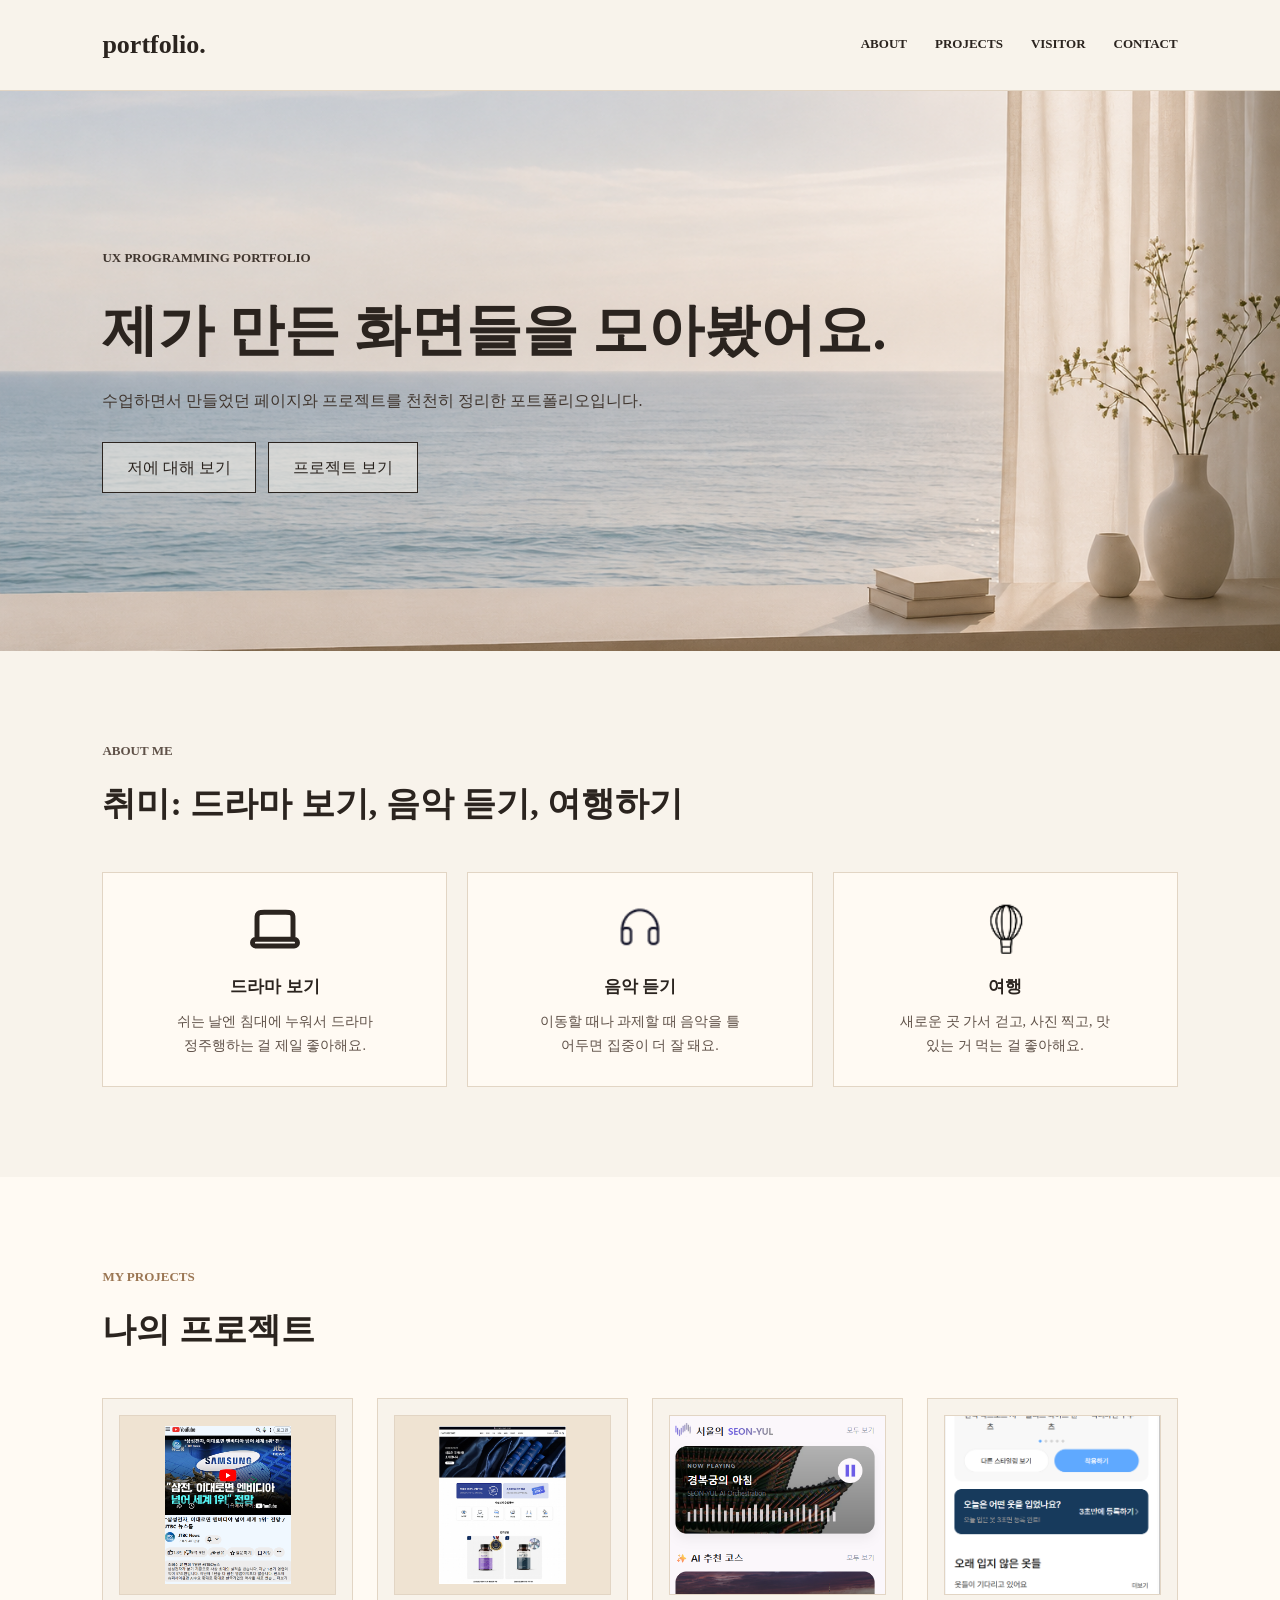
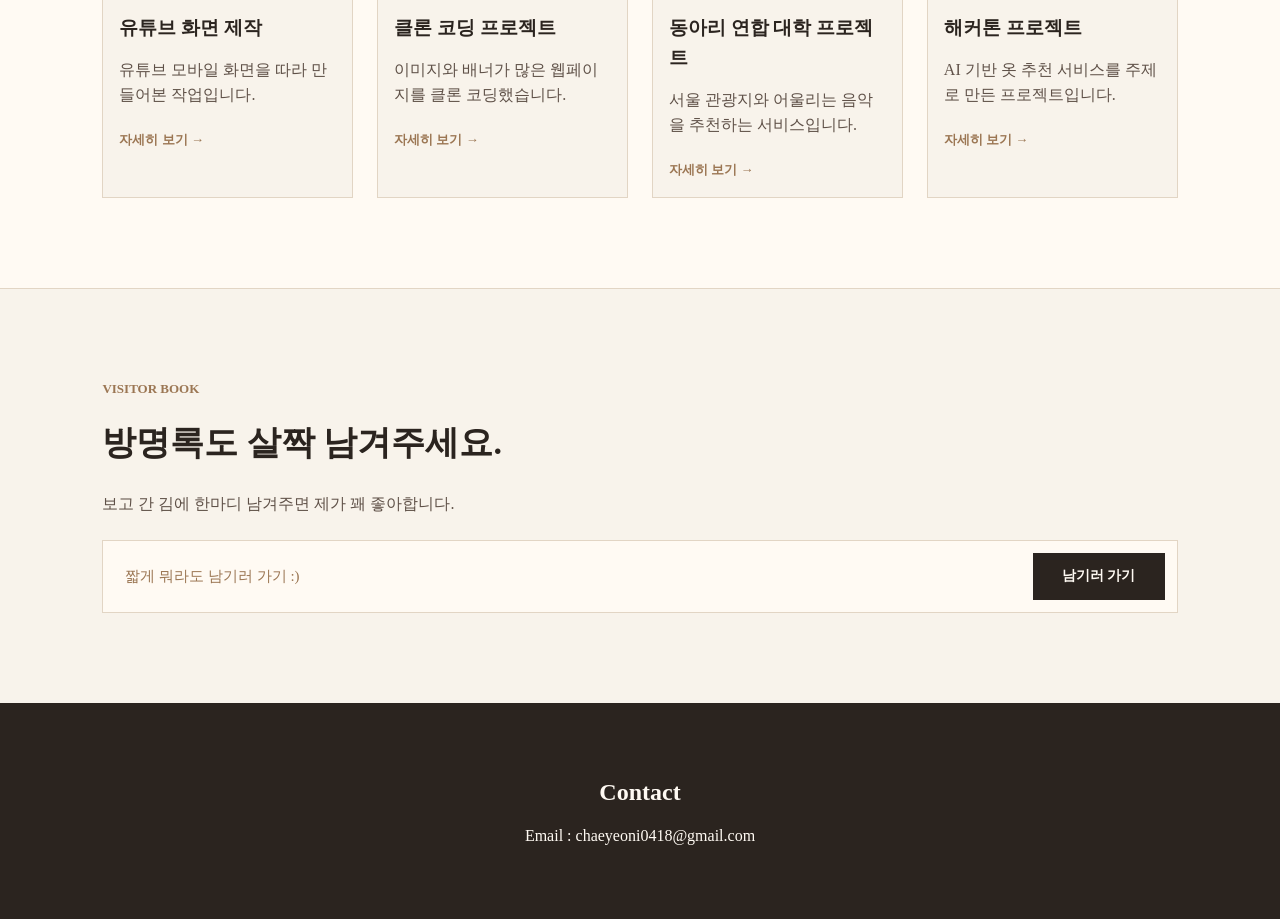
<file: index/index.html>
<!DOCTYPE html>
<html lang="ko">
<head>
  <meta charset="UTF-8">
  <meta name="viewport" content="width=device-width, initial-scale=1.0">
  <title>Portfolio</title>
  <link rel="stylesheet" href="index.css">
  <script src="../components/header.js" defer></script>
</head>

<body>

  <site-header></site-header>

  <section class="main-section">
    <div class="main-text">
      <p class="small-title">UX PROGRAMMING PORTFOLIO</p>
      <h2>제가 만든 화면들을 모아봤어요.</h2>
      <p>수업하면서 만들었던 페이지와 프로젝트를 천천히 정리한 포트폴리오입니다.</p>
      <div class="main-actions">
        <a href="../about/about.html" class="btn">저에 대해 보기</a>
        <a href="#projects" class="btn">프로젝트 보기</a>
      </div>
    </div>

    <div class="main-photo"></div>
  </section>

  <section id="about" class="about">
    <p class="section-label">ABOUT ME</p>
    <h2>취미: 드라마 보기, 음악 듣기, 여행하기</h2>

    <div class="like">
      <div class="like-card">
        <div class="like-icon"><img src="../img/Laptop.svg" alt=""></div>
        <strong>드라마 보기</strong>
        <p>쉬는 날엔 침대에 누워서 드라마 정주행하는 걸 제일 좋아해요.</p>
      </div>

      <div class="like-card">
        <div class="like-icon"><img src="../img/Property 1=music.png" alt=""></div>
        <strong>음악 듣기</strong>
        <p>이동할 때나 과제할 때 음악을 틀어두면 집중이 더 잘 돼요.</p>
      </div>

      <div class="like-card">
        <div class="like-icon"><img src="../img/Property 1=tour.png" alt=""></div>
        <strong>여행</strong>
        <p>새로운 곳 가서 걷고, 사진 찍고, 맛있는 거 먹는 걸 좋아해요.</p>
      </div>
    </div>
  </section>

  <section id="projects" class="projects">
    <p class="section-label">MY PROJECTS</p>
    <h2>나의 프로젝트</h2>

    <div class="project-grid">

      <a class="project-card" href="../project1/project1.html">
        <div class="project-img"><img src="../img/pj1.png" alt="유튜브 화면 제작"></div>
        <h3>유튜브 화면 제작</h3>
        <p>유튜브 모바일 화면을 따라 만들어본 작업입니다.</p>
        <span>자세히 보기 →</span>
      </a>

      <a class="project-card" href="../project2/project2.html">
        <div class="project-img"><img src="../img/pj2.png" alt="클론 코딩 프로젝트"></div>
        <h3>클론 코딩 프로젝트</h3>
        <p>이미지와 배너가 많은 웹페이지를 클론 코딩했습니다.</p>
        <span>자세히 보기 →</span>
      </a>

      <a class="project-card" href="../project3/project3.html">
        <div class="project-img"><img src="../img/pj3.png" alt="동아리 연합 대학 프로젝트"></div>
        <h3>동아리 연합 대학 프로젝트</h3>
        <p>서울 관광지와 어울리는 음악을 추천하는 서비스입니다.</p>
        <span>자세히 보기 →</span>
      </a>

      <a class="project-card" href="../project4/project4.html">
        <div class="project-img"><img src="../img/pj4.png" alt="해커톤 프로젝트"></div>
        <h3>해커톤 프로젝트</h3>
        <p>AI 기반 옷 추천 서비스를 주제로 만든 프로젝트입니다.</p>
        <span>자세히 보기 →</span>
      </a>

    </div>
  </section>

  <section id="visitor" class="visitor-preview">
    <div>
      <p class="section-label">VISITOR BOOK</p>
      <h2>방명록도 살짝 남겨주세요.</h2>
      <p>보고 간 김에 한마디 남겨주면 제가 꽤 좋아합니다.</p>
      <a href="../visitor/visitor.html" class="visitor-search">
        <span>짧게 뭐라도 남기러 가기 :)</span>
        <strong>남기러 가기</strong>
      </a>
    </div>
  </section>

  <footer id="contact">
    <h2>Contact</h2>
    <p>Email : chaeyeoni0418@gmail.com</p>
  </footer>

</body>
</html>
</file>
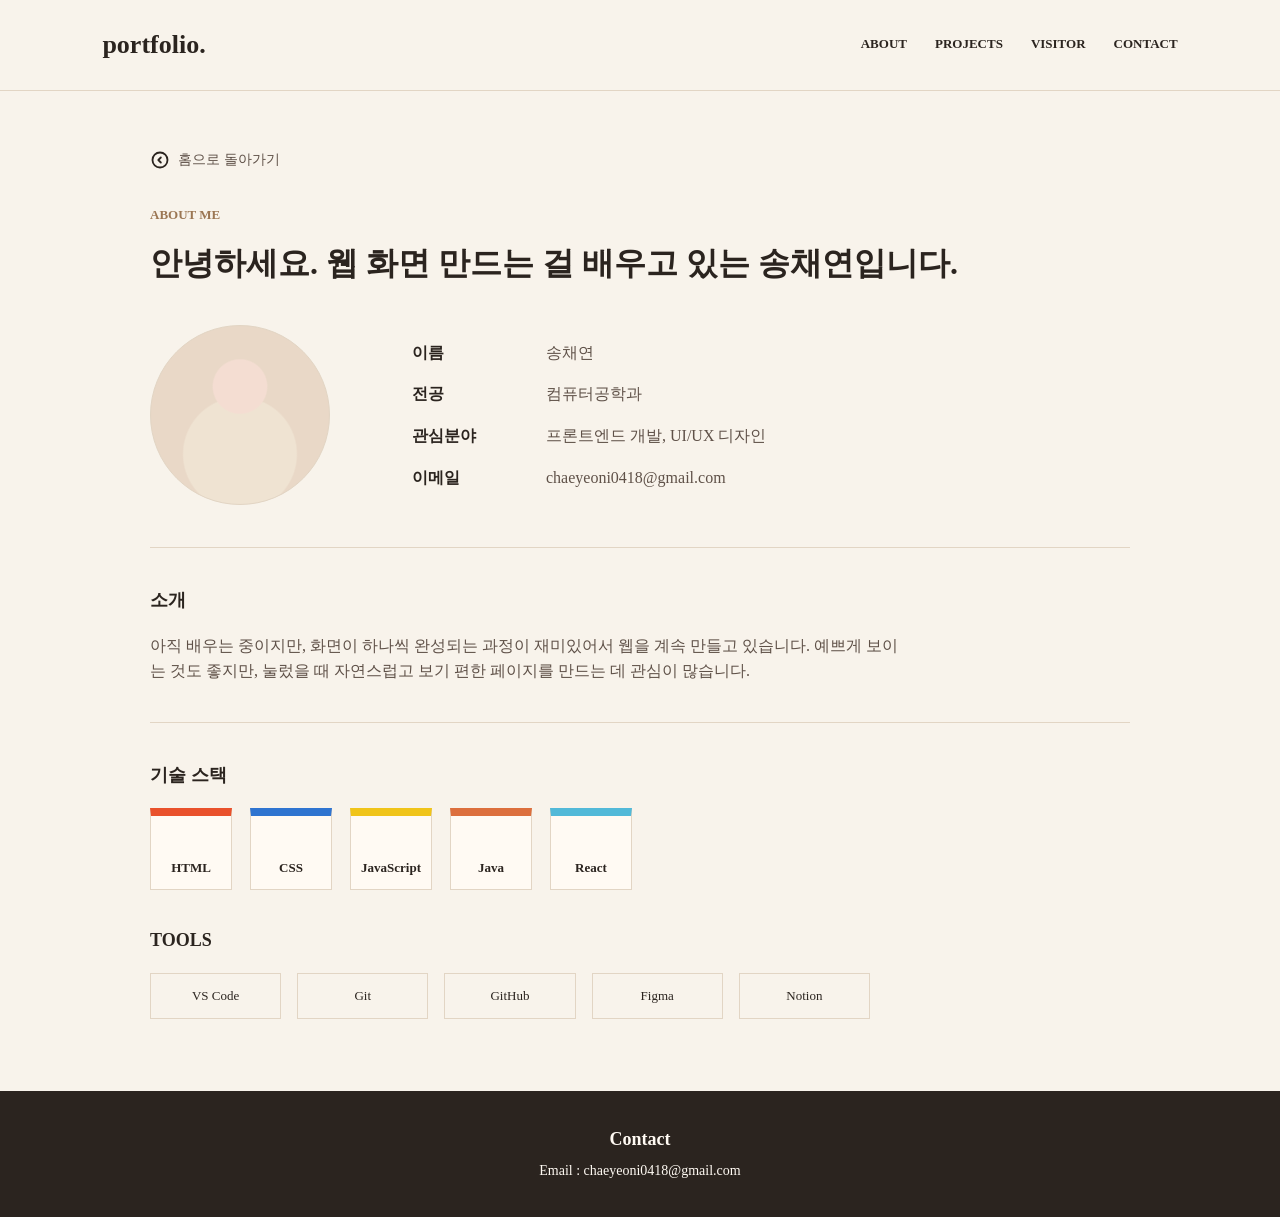
<file: about/about.html>
<!DOCTYPE html>
<html lang="ko">
<head>
  <meta charset="UTF-8">
  <meta name="viewport" content="width=device-width, initial-scale=1.0">
  <title>About Me</title>
  <link rel="stylesheet" href="about.css">
  <script src="../components/header.js" defer></script>
</head>
<body>
  <site-header></site-header>

  <main class="about-page">
    <a href="../index/index.html" class="back-home">
      <img src="../img/Caret_Circle_Left.svg" alt="">
      <span>홈으로 돌아가기</span>
    </a>

    <p class="section-label">ABOUT ME</p>
    <h2>안녕하세요. 웹 화면 만드는 걸 배우고 있는 송채연입니다.</h2>

    <section class="profile-section">
      <div class="profile-photo" aria-label="프로필 이미지"></div>

      <dl class="profile-info">
        <div>
          <dt>이름</dt>
          <dd>송채연</dd>
        </div>
        <div>
          <dt>전공</dt>
          <dd>컴퓨터공학과</dd>
        </div>
        <div>
          <dt>관심분야</dt>
          <dd>프론트엔드 개발, UI/UX 디자인</dd>
        </div>
        <div>
          <dt>이메일</dt>
          <dd>chaeyeoni0418@gmail.com</dd>
        </div>
      </dl>
    </section>

    <section class="intro-section">
      <h3>소개</h3>
      <p>
        아직 배우는 중이지만, 화면이 하나씩 완성되는 과정이 재미있어서 웹을 계속 만들고 있습니다.
        예쁘게 보이는 것도 좋지만, 눌렀을 때 자연스럽고 보기 편한 페이지를 만드는 데 관심이 많습니다.
      </p>
    </section>

    <section class="skill-layout">
      <div class="skill-main">
        <h3>기술 스택</h3>
        <div class="skill-grid">
          <div class="skill-item html">HTML</div>
          <div class="skill-item css">CSS</div>
          <div class="skill-item js">JavaScript</div>
          <div class="skill-item java">Java</div>
          <div class="skill-item react">React</div>
        </div>

        <h3>TOOLS</h3>
        <div class="tool-grid tools-inline">
          <span>VS Code</span>
          <span>Git</span>
          <span>GitHub</span>
          <span>Figma</span>
          <span>Notion</span>
        </div>
      </div>
    </section>
  </main>

  <footer id="contact">
    <h2>Contact</h2>
    <p>Email : chaeyeoni0418@gmail.com</p>
  </footer>
</body>
</html>
</file>
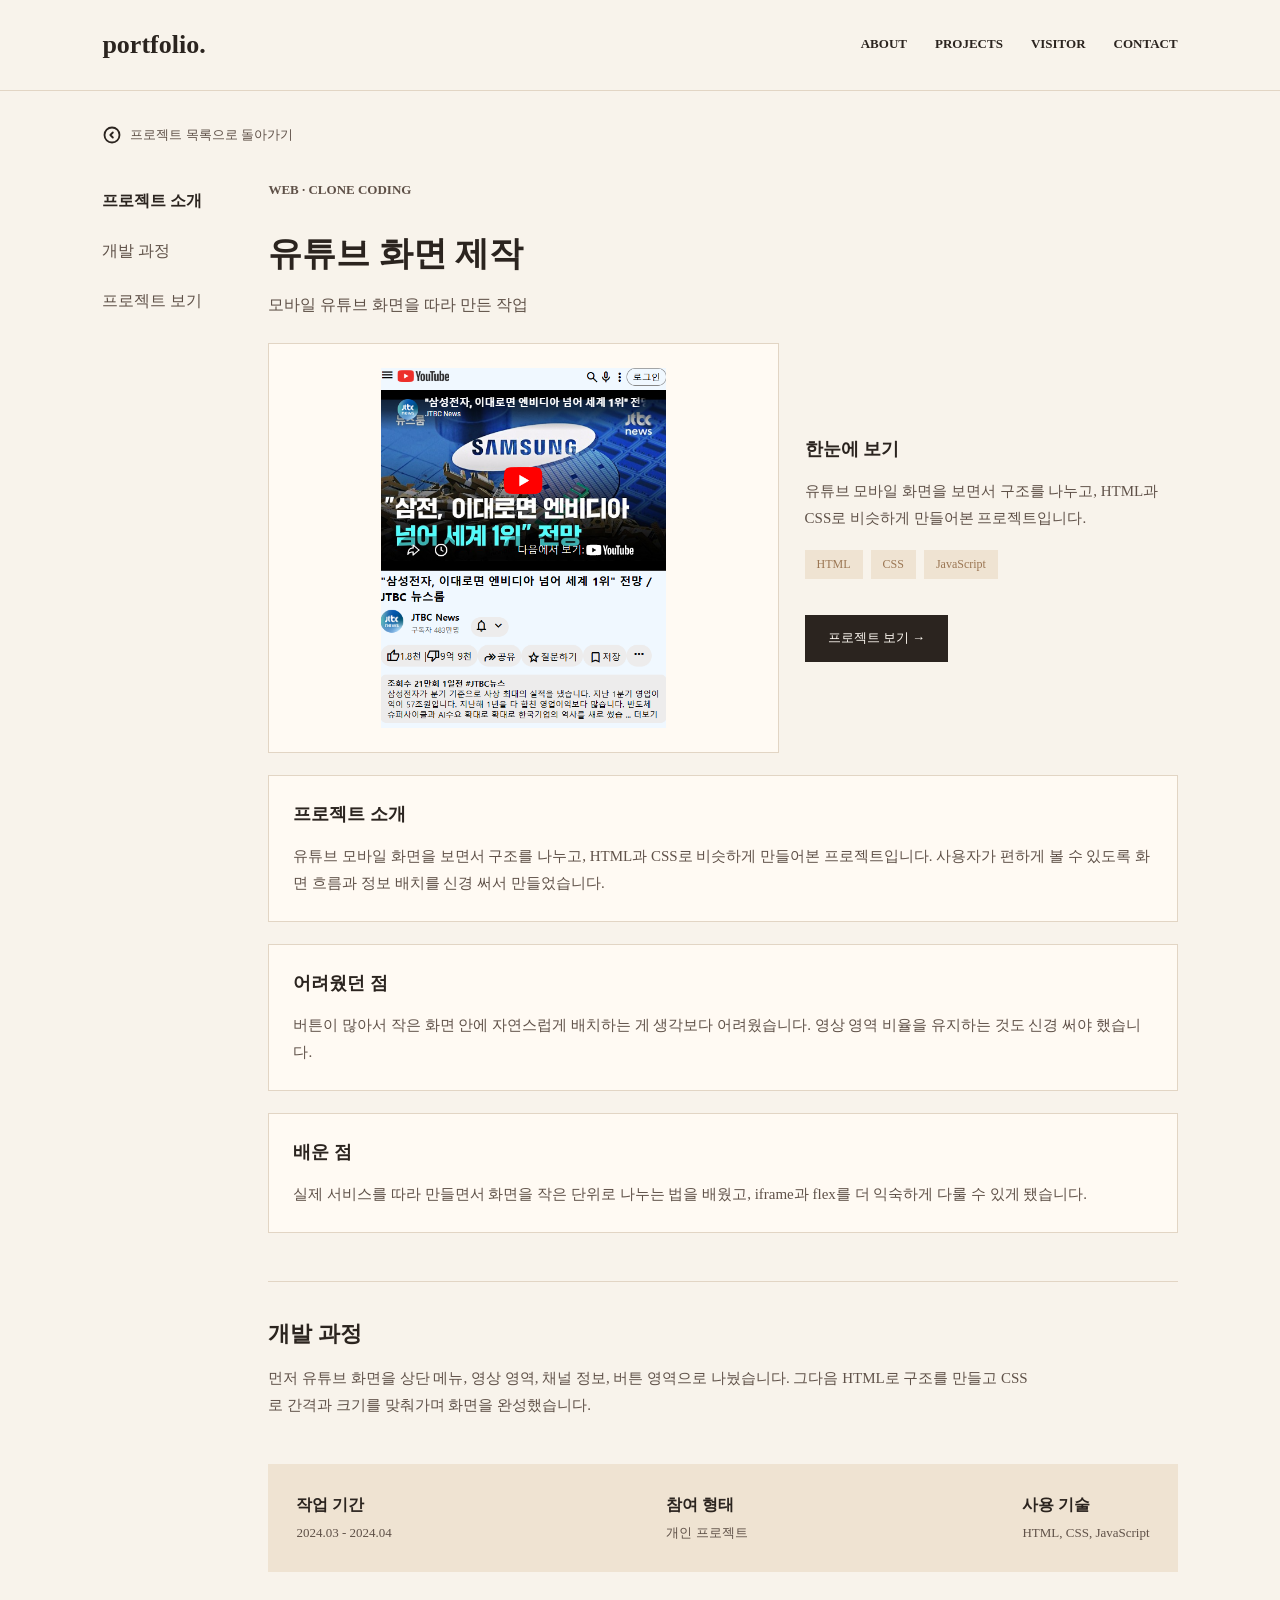
<file: project1/project1.html>
<!DOCTYPE html>
<html lang="ko">
  <head>
    <meta charset="UTF-8" />
    <title>Youtube Project</title>
    <link rel="stylesheet" href="../components/project-detail.css" />
    <script src="../components/header.js" defer></script>
    <script src="../components/project-detail.js" defer></script>
  </head>

  <body>
    <site-header></site-header>

    <project-detail
      variant="design"
      image="../img/pj1.png"
      image-alt="유튜브 프로젝트 이미지"
      image-layout="landscape-contain"
      label="WEB · CLONE CODING"
      title="유튜브 화면 제작"
      subtitle="모바일 유튜브 화면을 따라 만든 작업"
      summary="유튜브 모바일 화면을 보면서 구조를 나누고, HTML과 CSS로 비슷하게 만들어본 프로젝트입니다."
      process="먼저 유튜브 화면을 상단 메뉴, 영상 영역, 채널 정보, 버튼 영역으로 나눴습니다. 그다음 HTML로 구조를 만들고 CSS로 간격과 크기를 맞춰가며 화면을 완성했습니다."
      problem="버튼이 많아서 작은 화면 안에 자연스럽게 배치하는 게 생각보다 어려웠습니다. 영상 영역 비율을 유지하는 것도 신경 써야 했습니다."
      lesson="실제 서비스를 따라 만들면서 화면을 작은 단위로 나누는 법을 배웠고, iframe과 flex를 더 익숙하게 다룰 수 있게 됐습니다."
      tags="HTML,CSS,JavaScript"
      link="../youtube/youtube.html"
    ></project-detail>
  </body>
</html>
</file>
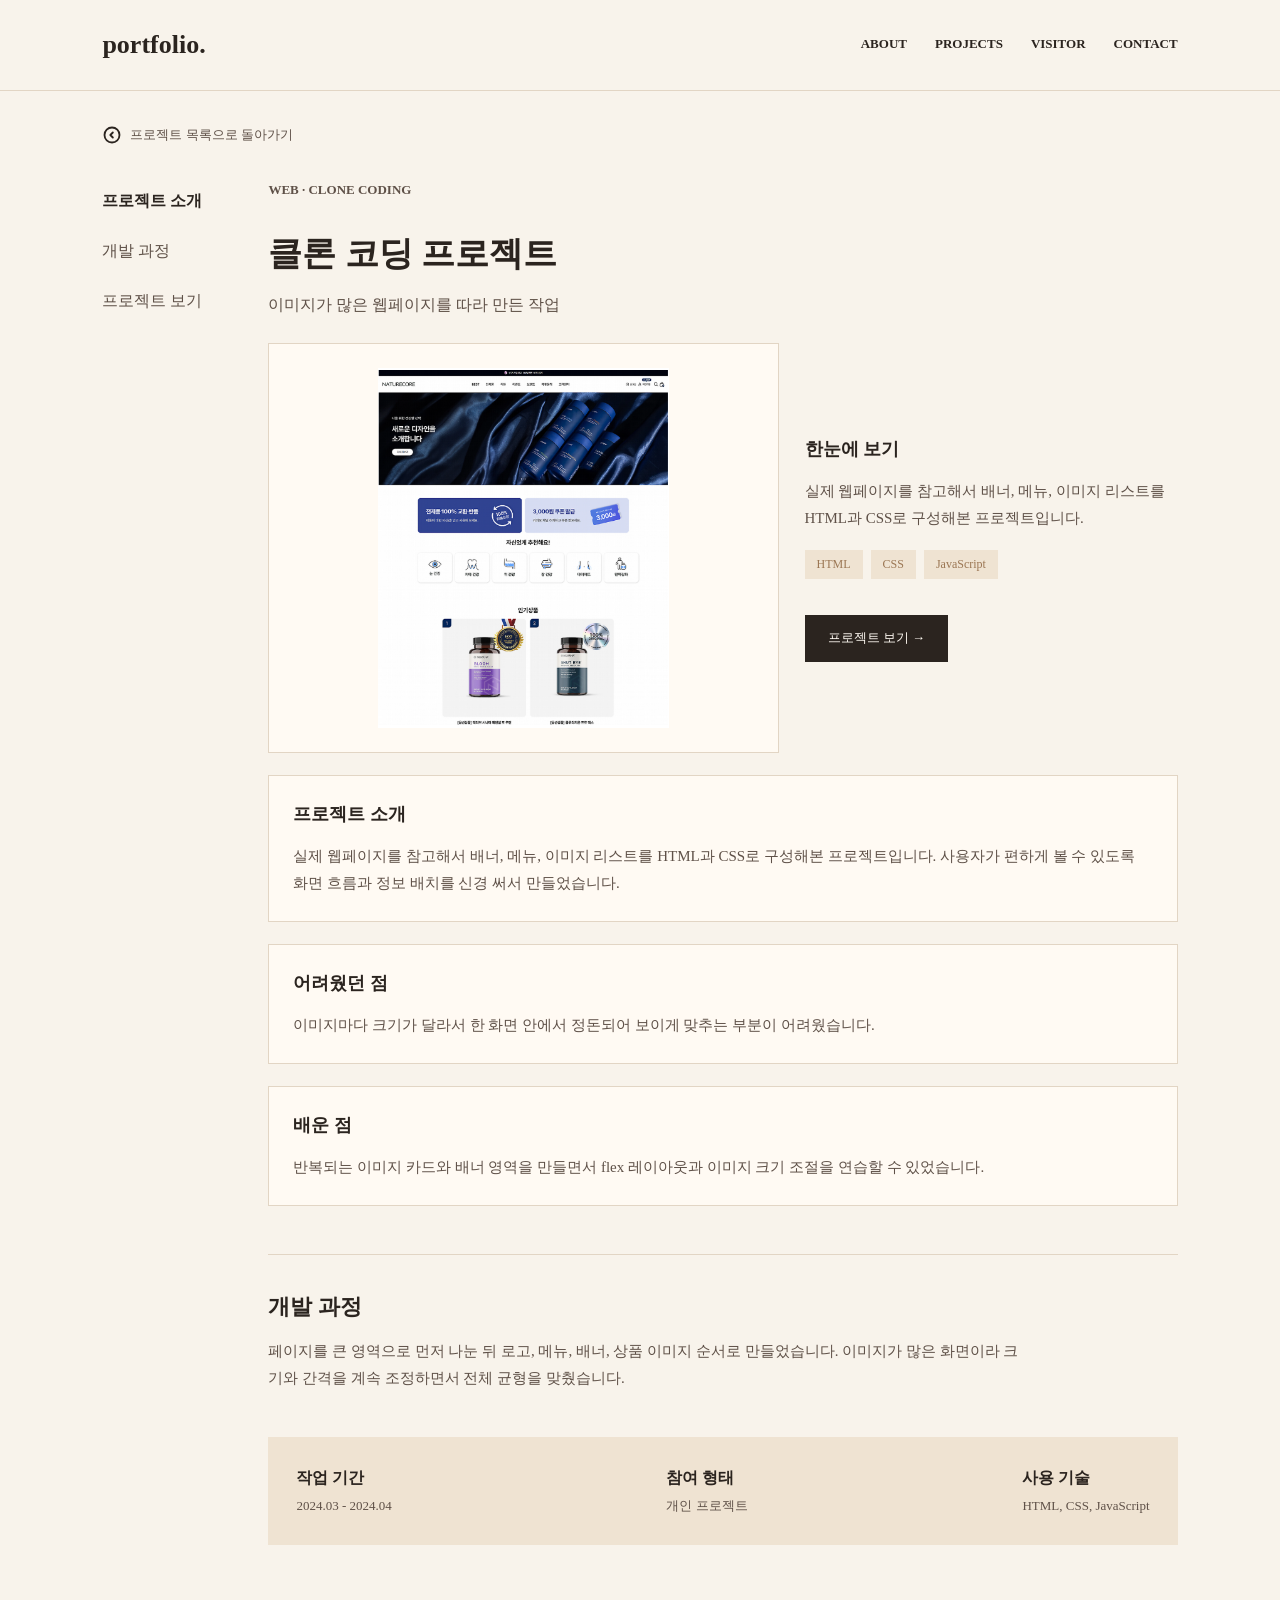
<file: project2/project2.html>
<!DOCTYPE html>
<html lang="ko">
  <head>
    <meta charset="UTF-8" />
    <title>Clone Project</title>
    <link rel="stylesheet" href="../components/project-detail.css" />
    <script src="../components/header.js" defer></script>
    <script src="../components/project-detail.js" defer></script>
  </head>

  <body>
    <site-header></site-header>

    <project-detail
      variant="design"
      image="../img/pj2.png"
      image-alt="클론 코딩 프로젝트 이미지"
      image-layout="landscape-contain"
      label="WEB · CLONE CODING"
      title="클론 코딩 프로젝트"
      subtitle="이미지가 많은 웹페이지를 따라 만든 작업"
      summary="실제 웹페이지를 참고해서 배너, 메뉴, 이미지 리스트를 HTML과 CSS로 구성해본 프로젝트입니다."
      process="페이지를 큰 영역으로 먼저 나눈 뒤 로고, 메뉴, 배너, 상품 이미지 순서로 만들었습니다. 이미지가 많은 화면이라 크기와 간격을 계속 조정하면서 전체 균형을 맞췄습니다."
      problem="이미지마다 크기가 달라서 한 화면 안에서 정돈되어 보이게 맞추는 부분이 어려웠습니다."
      lesson="반복되는 이미지 카드와 배너 영역을 만들면서 flex 레이아웃과 이미지 크기 조절을 연습할 수 있었습니다."
      tags="HTML,CSS,JavaScript"
      link="../clone/clone.html"
    ></project-detail>
  </body>
</html>
</file>
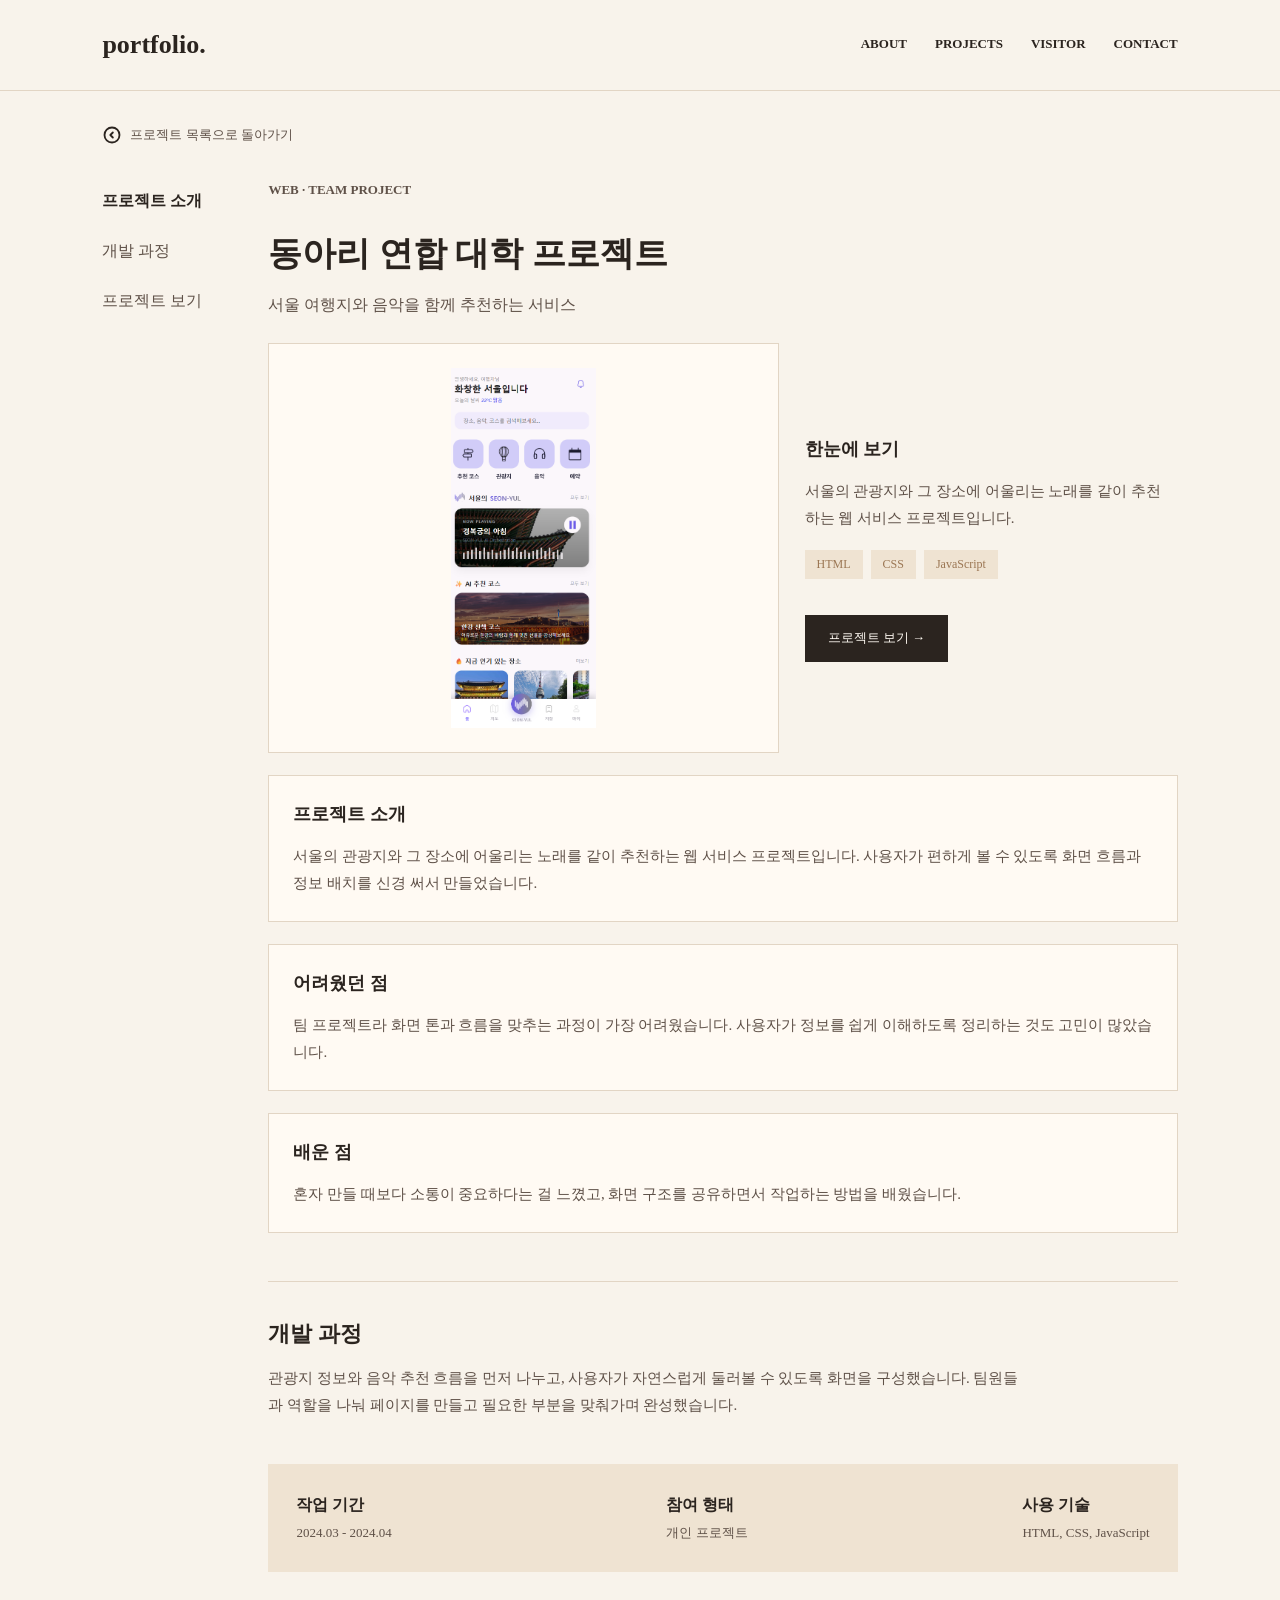
<file: project3/project3.html>
<!DOCTYPE html>
<html lang="ko">
  <head>
    <meta charset="UTF-8" />
    <title>Seoulody Project</title>
    <link rel="stylesheet" href="../components/project-detail.css" />
    <script src="../components/header.js" defer></script>
    <script src="../components/project-detail.js" defer></script>
  </head>

  <body>
    <site-header></site-header>

    <project-detail
      variant="design"
      image="../img/pj3.png"
      image-alt="동아리 연합 대학 프로젝트 이미지"
      image-layout="portrait-contain"
      label="WEB · TEAM PROJECT"
      title="동아리 연합 대학 프로젝트"
      subtitle="서울 여행지와 음악을 함께 추천하는 서비스"
      summary="서울의 관광지와 그 장소에 어울리는 노래를 같이 추천하는 웹 서비스 프로젝트입니다."
      process="관광지 정보와 음악 추천 흐름을 먼저 나누고, 사용자가 자연스럽게 둘러볼 수 있도록 화면을 구성했습니다. 팀원들과 역할을 나눠 페이지를 만들고 필요한 부분을 맞춰가며 완성했습니다."
      problem="팀 프로젝트라 화면 톤과 흐름을 맞추는 과정이 가장 어려웠습니다. 사용자가 정보를 쉽게 이해하도록 정리하는 것도 고민이 많았습니다."
      lesson="혼자 만들 때보다 소통이 중요하다는 걸 느꼈고, 화면 구조를 공유하면서 작업하는 방법을 배웠습니다."
      tags="HTML,CSS,JavaScript"
      link="https://seoulody.onrender.com"
    ></project-detail>
  </body>
</html>
</file>
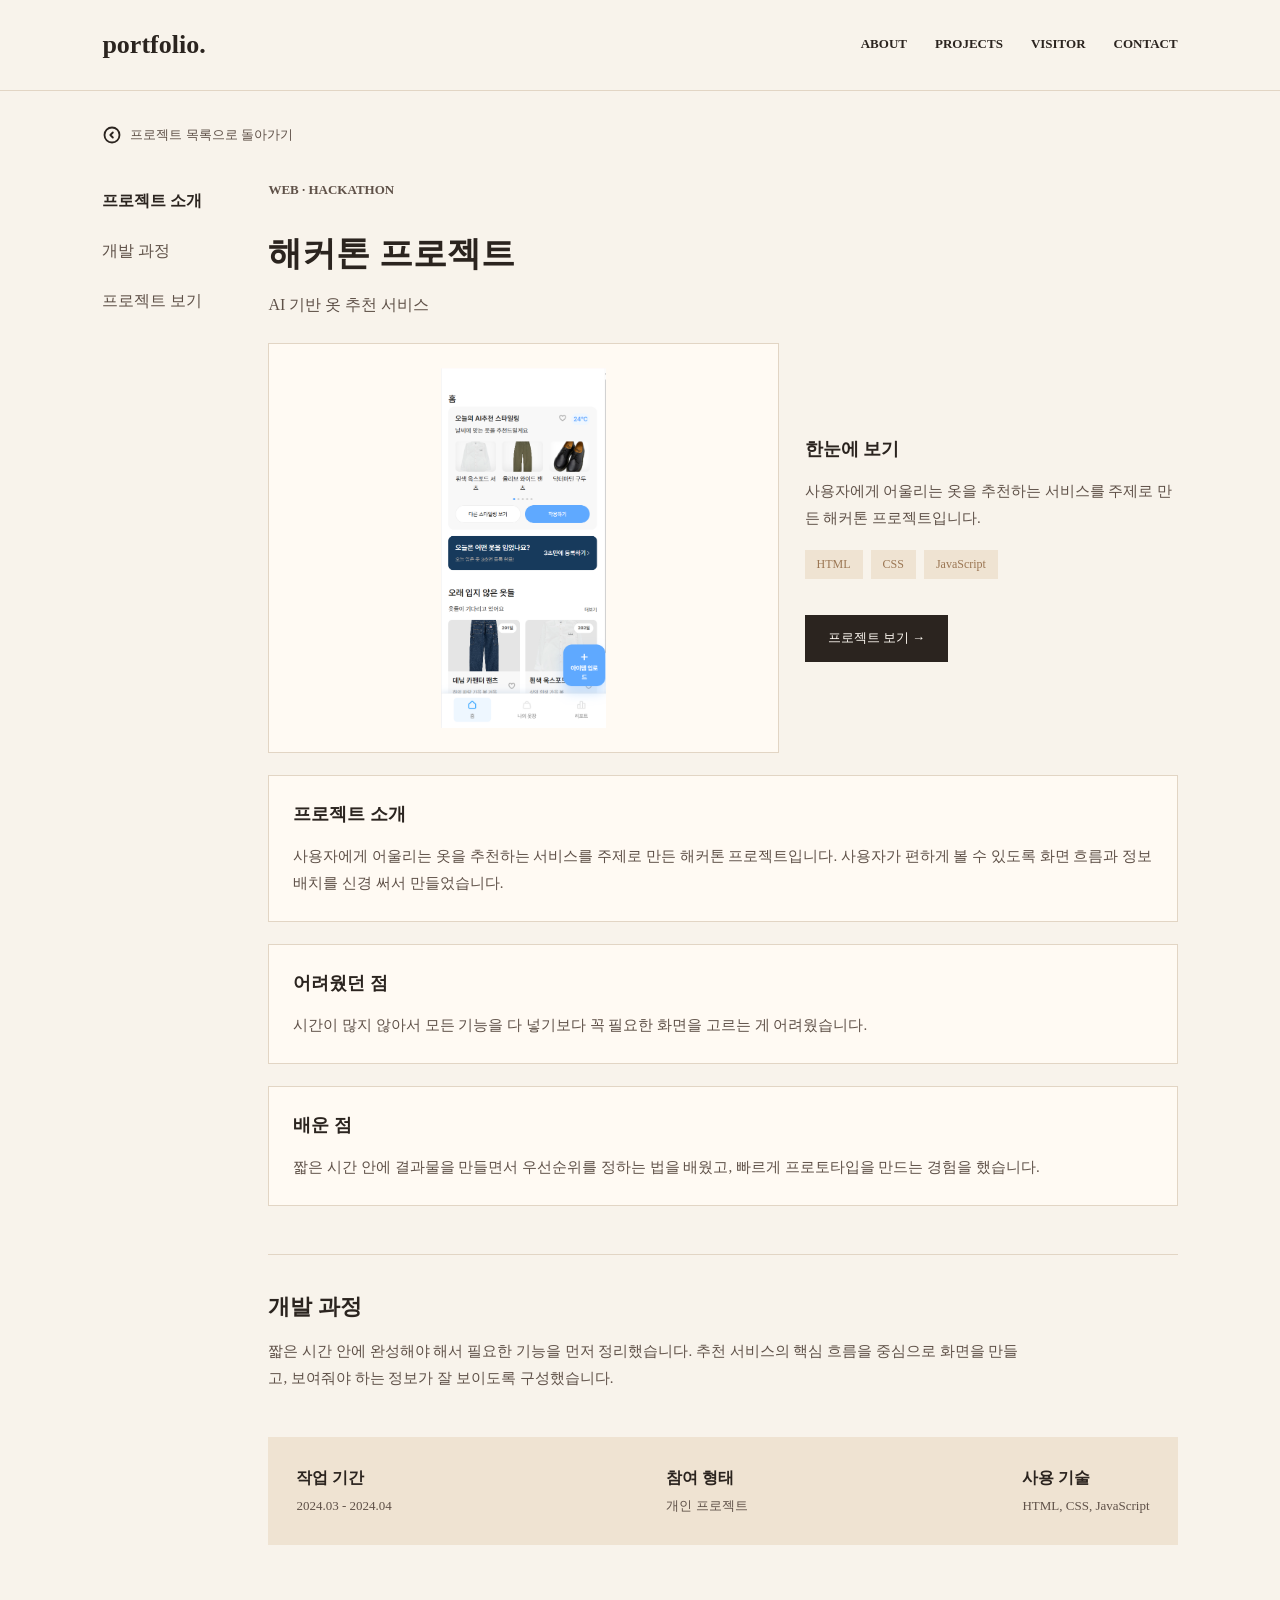
<file: project4/project4.html>
<!DOCTYPE html>
<html lang="ko">
  <head>
    <meta charset="UTF-8" />
    <title>Hackathon Project</title>
    <link rel="stylesheet" href="../components/project-detail.css" />
    <script src="../components/header.js" defer></script>
    <script src="../components/project-detail.js" defer></script>
  </head>

  <body>
    <site-header></site-header>

    <project-detail
      variant="design"
      image="../img/pj4.png"
      image-alt="해커톤 프로젝트 이미지"
      image-layout="portrait-contain"
      label="WEB · HACKATHON"
      title="해커톤 프로젝트"
      subtitle="AI 기반 옷 추천 서비스"
      summary="사용자에게 어울리는 옷을 추천하는 서비스를 주제로 만든 해커톤 프로젝트입니다."
      process="짧은 시간 안에 완성해야 해서 필요한 기능을 먼저 정리했습니다. 추천 서비스의 핵심 흐름을 중심으로 화면을 만들고, 보여줘야 하는 정보가 잘 보이도록 구성했습니다."
      problem="시간이 많지 않아서 모든 기능을 다 넣기보다 꼭 필요한 화면을 고르는 게 어려웠습니다."
      lesson="짧은 시간 안에 결과물을 만들면서 우선순위를 정하는 법을 배웠고, 빠르게 프로토타입을 만드는 경험을 했습니다."
      tags="HTML,CSS,JavaScript"
      link="https://reclo-rho.vercel.app/"
    ></project-detail>
  </body>
</html>
</file>
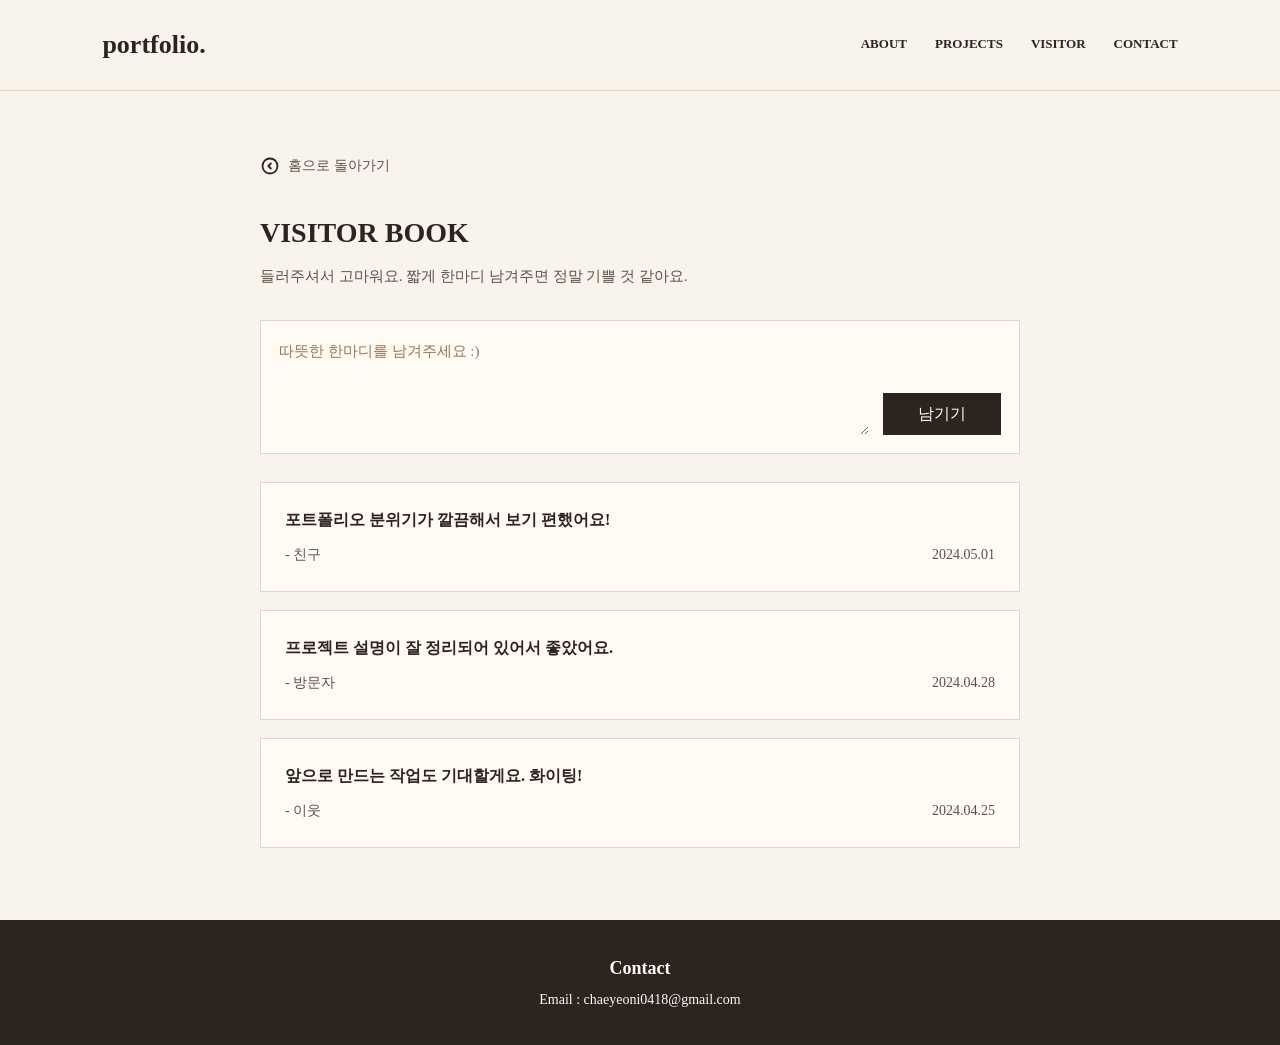
<file: visitor/visitor.html>
<!DOCTYPE html>
<html lang="ko">
<head>
  <meta charset="UTF-8">
  <meta name="viewport" content="width=device-width, initial-scale=1.0">
  <title>Visitor Book</title>
  <link rel="stylesheet" href="visitor.css">
  <script src="../components/header.js" defer></script>
</head>
<body>
  <site-header></site-header>

  <main class="visitor-page">
    <a href="../index/index.html" class="back-home">
      <img src="../img/Caret_Circle_Left.svg" alt="">
      <span>홈으로 돌아가기</span>
    </a>

    <section class="visitor-intro">
      <h2>VISITOR BOOK</h2>
      <p>들러주셔서 고마워요. 짧게 한마디 남겨주면 정말 기쁠 것 같아요.</p>
    </section>

    <section class="guest-form">
      <textarea placeholder="따뜻한 한마디를 남겨주세요 :)"></textarea>
      <button type="button">남기기</button>
    </section>

    <section class="guest-list" aria-label="방명록 목록">
      <article class="guest-card">
        <div>
          <strong>포트폴리오 분위기가 깔끔해서 보기 편했어요!</strong>
          <p>- 친구</p>
        </div>
        <time datetime="2024-05-01">2024.05.01</time>
      </article>

      <article class="guest-card">
        <div>
          <strong>프로젝트 설명이 잘 정리되어 있어서 좋았어요.</strong>
          <p>- 방문자</p>
        </div>
        <time datetime="2024-04-28">2024.04.28</time>
      </article>

      <article class="guest-card">
        <div>
          <strong>앞으로 만드는 작업도 기대할게요. 화이팅!</strong>
          <p>- 이웃</p>
        </div>
        <time datetime="2024-04-25">2024.04.25</time>
      </article>
    </section>
  </main>

  <footer id="contact">
    <h2>Contact</h2>
    <p>Email : chaeyeoni0418@gmail.com</p>
  </footer>
</body>
</html>
</file>
<file: index/index.css>
* {
  margin: 0;
  padding: 0;
  box-sizing: border-box;
}

body {
  background-color: #f8f3eb;
  color: #2b241f;
  line-height: 1.6;
}

a {
  text-decoration: none;
  color: inherit;
}

/*================ main section ===================*/
.main-section {
  padding: 90px 8%;
  min-height: 560px;
  position: relative;
  overflow: hidden;
  background-image: url("../img/background.png");
  background-size: cover;
  background-position: center 88%;
  display: flex;
  justify-content: space-between;
  align-items: center;
  gap: 50px;
}

.main-text {
  flex: 1;
  position: relative;
  z-index: 1;
}

.small-title,
.section-label {
  font-size: 13px;
  font-weight: bold;
  color: #9b7653;
  margin-bottom: 16px;
}

.main-section h2 {
  font-size: 56px;
  line-height: 1.2;
  margin-bottom: 24px;
}

.main-section p {
  margin-bottom: 28px;
  color: #3f352e;
}

.btn {
  display: inline-block;
  padding: 12px 24px;
  border: 1px solid #2b241f;
  background-color: rgba(248, 243, 235, 0.5);
}

.main-actions {
  display: flex;
  gap: 12px;
  flex-wrap: wrap;
}

.main-photo {
  display: none;
}

/*================ section ===================*/
.about,
.projects,
.visitor-preview {
  padding: 90px 8%;
}

.about h2,
.projects h2,
.visitor-preview h2 {
  font-size: 34px;
  margin-bottom: 20px;
}

.about > p {
  max-width: 650px;
  color: #5f5148;
}

/* =========like========== */
.like {
  margin-top: 40px;
  display: flex;
  gap: 20px;
}

.like-card {
  flex: 1;
  min-height: 210px;
  padding: 28px 22px;
  background-color: #fffaf3;
  border: 1px solid #e2d5c4;
  text-align: center;
  display: flex;
  flex-direction: column;
  align-items: center;
  justify-content: center;
  transition: transform 0.2s ease, box-shadow 0.2s ease;
}

.like-card:hover {
  transform: translateY(-4px);
  box-shadow: 0 10px 24px rgba(43, 36, 31, 0.08);
}

.like-icon {
  width: 54px;
  height: 54px;
  margin-bottom: 18px;
  display: flex;
  align-items: center;
  justify-content: center;
  color: #2b241f;
  font-size: 38px;
  line-height: 1;
}

.like-icon img {
  width: 100%;
  height: 100%;
  object-fit: contain;
}

.like-card strong {
  display: block;
  margin-bottom: 10px;
  font-size: 17px;
}

.like-card p {
  max-width: 210px;
  color: #5f5148;
  font-size: 14px;
  line-height: 1.7;
}

/* ==============projects============ */
.projects {
  background-color: #fffaf3;
}

.project-grid {
  margin-top: 40px;
  display: flex;
  gap: 24px;
}

.project-card {
  flex: 1;
  padding: 16px;
  background-color: #f8f3eb;
  border: 1px solid #e2d5c4;
}

.project-img {
  height: 180px;
  margin-bottom: 18px;
  background-color: #efe3d2;
  border: 1px solid #e2d5c4;
  display: flex;
  align-items: center;
  justify-content: center;
  color: #9b7653;
}

.project-img img {
  width: 100%;
  height: 100%;
  object-fit: contain;
  padding: 10px;
}

.project-card:nth-child(3) .project-img img,
.project-card:nth-child(4) .project-img img {
  object-fit: cover;
  padding: 0;
}

.project-card h3 {
  margin-bottom: 14px;
}

.project-card p {
  color: #5f5148;
  margin-bottom: 18px;
}

.project-card span {
  font-size: 13px;
  font-weight: bold;
  color: #9b7653;
}

/* ============== visitor preview ============ */
.visitor-preview {
  background-color: #f8f3eb;
  border-top: 1px solid #e2d5c4;
}

.visitor-preview p:not(.section-label) {
  max-width: 520px;
  margin-bottom: 24px;
  color: #5f5148;
}

.visitor-search {
  width: min(1100px, 100%);
  min-height: 64px;
  padding: 12px 12px 12px 22px;
  display: flex;
  align-items: center;
  justify-content: space-between;
  gap: 16px;
  background-color: #fffaf3;
  border: 1px solid #e2d5c4;
}

.visitor-search span {
  color: #9b7653;
  font-size: 15px;
}

.visitor-search strong {
  min-width: 132px;
  padding: 12px 18px;
  text-align: center;
  background-color: #2b241f;
  color: #fffaf3;
  font-size: 14px;
}

/* ===============footer========= */
footer {
  padding: 70px;
  text-align: center;
  background-color: #2b241f;
  color: #fffaf3;
}

footer h2 {
  margin-bottom: 12px;
}

/* =============mobile =============*/
@media (max-width: 700px) {
  header,
  .main-section,
  .like,
  .project-grid {
    flex-direction: column;
  }

  .main-section h2 {
    font-size: 40px;
  }

  .main-photo {
    width: 100%;
  }
}
</file>
<file: about/about.css>
* {
  margin: 0;
  padding: 0;
  box-sizing: border-box;
}

body {
  background-color: #f8f3eb;
  color: #2b241f;
  line-height: 1.6;
}

.about-page {
  width: min(980px, 88%);
  margin: 0 auto;
  padding: 58px 0 72px;
}

.back-home {
  display: inline-flex;
  align-items: center;
  gap: 8px;
  margin-bottom: 34px;
  color: #5f5148;
  font-size: 14px;
  text-decoration: none;
}

.back-home img {
  width: 20px;
  height: 20px;
}

.section-label {
  margin-bottom: 12px;
  color: #9b7653;
  font-size: 13px;
  font-weight: bold;
}

.about-page h2 {
  margin-bottom: 36px;
  font-size: 32px;
}

.profile-section {
  padding-bottom: 42px;
  display: grid;
  grid-template-columns: 220px 1fr;
  gap: 42px;
  align-items: center;
  border-bottom: 1px solid #e2d5c4;
}

.profile-photo {
  width: 180px;
  height: 180px;
  border-radius: 50%;
  background:
    radial-gradient(circle at 50% 34%, #f4ddd2 0 18%, transparent 19%),
    radial-gradient(circle at 50% 72%, #efe3d2 0 36%, transparent 37%),
    #e9d8c7;
  border: 1px solid #e2d5c4;
}

.profile-info {
  display: grid;
  gap: 16px;
}

.profile-info div {
  display: grid;
  grid-template-columns: 110px 1fr;
  gap: 24px;
}

.profile-info dt {
  font-weight: bold;
}

.profile-info dd {
  color: #5f5148;
}

.intro-section {
  padding: 38px 0;
  border-bottom: 1px solid #e2d5c4;
}

.intro-section h3,
.skill-main h3,
.tool-card h3 {
  margin-bottom: 18px;
  font-size: 18px;
}

.intro-section p {
  max-width: 760px;
  color: #5f5148;
}

.skill-layout {
  padding-top: 38px;
  display: block;
}

.skill-grid {
  margin-bottom: 36px;
  display: flex;
  flex-wrap: wrap;
  gap: 18px;
}

.skill-item {
  width: 82px;
  height: 82px;
  display: flex;
  align-items: end;
  justify-content: center;
  padding-bottom: 10px;
  color: #2b241f;
  font-size: 13px;
  font-weight: bold;
  border: 1px solid #e2d5c4;
  background-color: #fffaf3;
}

.html {
  border-top: 8px solid #e9512b;
}

.css {
  border-top: 8px solid #2f74d0;
}

.js {
  border-top: 8px solid #f0c419;
}

.java {
  border-top: 8px solid #dc6f3d;
}

.react {
  border-top: 8px solid #52b9d8;
}

.license-list {
  padding-left: 18px;
  color: #5f5148;
}

.tool-grid {
  display: grid;
  grid-template-columns: repeat(5, minmax(100px, 1fr));
  gap: 16px;
}

.tools-inline {
  max-width: 720px;
}

.tool-grid span {
  padding: 12px;
  text-align: center;
  background-color: #f8f3eb;
  border: 1px solid #e2d5c4;
  font-size: 13px;
}

footer {
  padding: 34px 24px;
  text-align: center;
  background-color: #2b241f;
  color: #fffaf3;
}

footer h2 {
  margin-bottom: 6px;
  font-size: 18px;
}

footer p {
  font-size: 14px;
}

@media (max-width: 760px) {
  .profile-section {
    grid-template-columns: 1fr;
  }

  .tool-grid {
    grid-template-columns: repeat(2, 1fr);
  }

  .profile-photo {
    width: 150px;
    height: 150px;
  }
}
</file>
<file: components/project-detail.css>
* {
  margin: 0;
  padding: 0;
  box-sizing: border-box;
}

html {
  scroll-behavior: smooth;
}

body {
  background-color: #f8f3eb;
  color: #2b241f;
  line-height: 1.6;
}

a {
  text-decoration: none;
  color: inherit;
}

.project-detail {
  padding: 40px 8% 70px;
  background-color: #f8f3eb;
}

.back {
  display: inline-flex;
  align-items: center;
  gap: 8px;
  margin-bottom: 35px;
  font-size: 13px;
  color: #5f5148;
}

.back img {
  width: 20px;
  height: 20px;
}

.detail-main {
  display: flex;
  gap: 50px;
  align-items: center;
}

.detail-img {
  background-color: #fffaf3;
  border: 1px solid #e2d5c4;
  display: flex;
  align-items: center;
  justify-content: center;
  overflow: hidden;
}

.detail-media {
  flex: 1 1 0;
  display: flex;
  align-items: center;
  justify-content: center;
}

.detail-img img {
  width: 100%;
  height: 100%;
}

.detail-img.portrait-cover {
  width: 420px;
  max-width: 100%;
  height: 520px;
}

.detail-img.portrait-cover img {
  object-fit: cover;
}

.detail-img.landscape-contain {
  width: 100%;
  max-width: 560px;
  min-height: 320px;
  aspect-ratio: 4 / 3;
  padding: 22px;
}

.detail-img.portrait-contain {
  width: 100%;
  max-width: 430px;
  min-height: 430px;
  aspect-ratio: 3 / 4;
  padding: 22px;
}

.detail-img.landscape-contain img,
.detail-img.portrait-contain img {
  object-fit: contain;
}

.detail-text {
  flex: 1 1 0;
}

.section-label {
  font-size: 13px;
  font-weight: bold;
  color: #9b7653;
  margin-bottom: 16px;
}

.detail-text h2 {
  font-size: 34px;
  margin-bottom: 8px;
}

.detail-text > p {
  color: #5f5148;
  margin-bottom: 20px;
}

.tag-box {
  display: flex;
  gap: 8px;
  margin-bottom: 28px;
}

.tag-box span {
  padding: 5px 12px;
  background-color: #efe3d2;
  color: #9b7653;
  font-size: 12px;
}

.detail-text h3 {
  margin-bottom: 10px;
}

.btn-box {
  display: flex;
  gap: 12px;
  margin-top: 25px;
}

.black-btn {
  width: fit-content;
  padding: 12px 22px;
  border: 1px solid #2b241f;
  background-color: #2b241f;
  color: #fffaf3;
  font-size: 13px;
  white-space: nowrap;
}

.info-box {
  margin-top: 45px;
  padding: 28px;
  display: flex;
  justify-content: space-between;
  background-color: #efe3d2;
}

.info-box strong {
  display: block;
  margin-bottom: 6px;
}

.info-box p {
  color: #5f5148;
  font-size: 13px;
}

.detail-more {
  max-width: 720px;
  margin-top: 60px;
}

.detail-more h3 {
  margin-bottom: 36px;
  font-size: 24px;
}

.detail-more-item {
  margin-bottom: 38px;
}

.detail-more-item h4 {
  margin-bottom: 14px;
  font-size: 18px;
}

.detail-more-item p {
  color: #5f5148;
  font-size: 15px;
  line-height: 1.8;
}

.design-detail {
  padding-top: 34px;
}

.design-layout {
  display: grid;
  grid-template-columns: 130px 1fr;
  gap: 36px;
  align-items: start;
}

.design-side {
  position: sticky;
  top: 24px;
  display: flex;
  flex-direction: column;
  gap: 24px;
  padding-top: 8px;
}

.design-side a {
  padding: 0;
  color: #5f5148;
  font-size: 16px;
  white-space: nowrap;
}

.design-side a.active {
  color: #2b241f;
  font-weight: bold;
}

.design-content {
  max-width: 980px;
}

.design-content > h2 {
  margin-bottom: 10px;
  font-size: 34px;
}

.design-content > p {
  margin-bottom: 26px;
  color: #5f5148;
}

.design-showcase {
  display: grid;
  grid-template-columns: minmax(0, 1.15fr) minmax(260px, 0.85fr);
  gap: 22px;
  margin-bottom: 22px;
}

.design-card {
  padding: 24px;
  background-color: #fffaf3;
  border: 1px solid #e2d5c4;
}

.design-info {
  padding: 8px 4px;
  display: flex;
  flex-direction: column;
  justify-content: center;
}

.design-info h3 {
  margin-bottom: 14px;
  font-size: 18px;
}

.design-info p {
  margin-bottom: 18px;
  color: #5f5148;
  font-size: 15px;
  line-height: 1.8;
}

.design-link {
  display: inline-block;
  margin-top: 8px;
}

.preview-card {
  min-height: 310px;
  display: flex;
  align-items: center;
  justify-content: center;
}

.preview-card img {
  width: 100%;
  height: 100%;
  max-height: 360px;
  object-fit: contain;
}

.design-card h3 {
  margin-bottom: 14px;
  font-size: 18px;
}

.design-card p {
  color: #5f5148;
  font-size: 15px;
  line-height: 1.8;
}

.wide-card {
  margin-bottom: 22px;
}

.design-process {
  margin: 48px 0 28px;
  padding-top: 34px;
  border-top: 1px solid #e2d5c4;
}

.design-process h3 {
  margin-bottom: 14px;
  font-size: 22px;
}

.design-process p {
  max-width: 760px;
  color: #5f5148;
  font-size: 15px;
  line-height: 1.8;
}

@media (max-width: 700px) {
  .detail-main,
  .info-box,
  .design-showcase {
    flex-direction: column;
  }

  .design-layout {
    grid-template-columns: 1fr;
  }

  .design-side {
    position: static;
    flex-direction: row;
    overflow-x: auto;
    border-right: 0;
    border-bottom: 1px solid #e2d5c4;
  }

  .design-showcase {
    display: flex;
  }

  .detail-img,
  .detail-media,
  .detail-img.portrait-cover,
  .detail-img.landscape-contain,
  .detail-img.portrait-contain {
    width: 100%;
    max-width: none;
    flex-basis: auto;
  }
}
</file>
<file: visitor/visitor.css>
* {
  margin: 0;
  padding: 0;
  box-sizing: border-box;
}

body {
  min-height: 100vh;
  background-color: #f8f3eb;
  color: #2b241f;
  line-height: 1.6;
}

button,
textarea {
  font: inherit;
}

a {
  color: inherit;
  text-decoration: none;
}

.visitor-page {
  width: min(760px, 88%);
  margin: 0 auto;
  padding: 64px 0 72px;
}

.back-home {
  display: inline-flex;
  align-items: center;
  gap: 8px;
  margin-bottom: 34px;
  color: #5f5148;
  font-size: 14px;
}

.back-home img {
  width: 20px;
  height: 20px;
}

.visitor-intro {
  margin-bottom: 32px;
}

.visitor-intro h2 {
  margin-bottom: 8px;
  font-size: 28px;
  letter-spacing: 0;
}

.visitor-intro p {
  color: #5f5148;
  font-size: 15px;
}

.guest-form {
  margin-bottom: 28px;
  padding: 18px;
  display: flex;
  gap: 14px;
  align-items: flex-end;
  background-color: #fffaf3;
  border: 1px solid #e2d5c4;
}

.guest-form textarea {
  flex: 1;
  min-height: 96px;
  resize: vertical;
  border: 0;
  outline: none;
  background-color: transparent;
  color: #2b241f;
  font-size: 15px;
}

.guest-form textarea::placeholder {
  color: #9b7653;
}

.guest-form button {
  min-width: 118px;
  height: 42px;
  border: 0;
  background-color: #2b241f;
  color: #fffaf3;
  cursor: pointer;
}

.guest-list {
  display: flex;
  flex-direction: column;
  gap: 18px;
}

.guest-card {
  padding: 24px;
  display: flex;
  justify-content: space-between;
  gap: 24px;
  background-color: #fffaf3;
  border: 1px solid #e2d5c4;
}

.guest-card strong {
  display: block;
  margin-bottom: 12px;
  font-size: 16px;
}

.guest-card p,
.guest-card time {
  color: #5f5148;
  font-size: 14px;
}

.guest-card time {
  flex: 0 0 auto;
  align-self: flex-end;
}

footer {
  padding: 34px 24px;
  text-align: center;
  background-color: #2b241f;
  color: #fffaf3;
}

footer h2 {
  margin-bottom: 6px;
  font-size: 18px;
}

footer p {
  font-size: 14px;
}

@media (max-width: 700px) {
  .guest-form,
  .guest-card {
    flex-direction: column;
  }

  .guest-form button {
    width: 100%;
  }

  .guest-card time {
    align-self: flex-start;
  }
}
</file>
